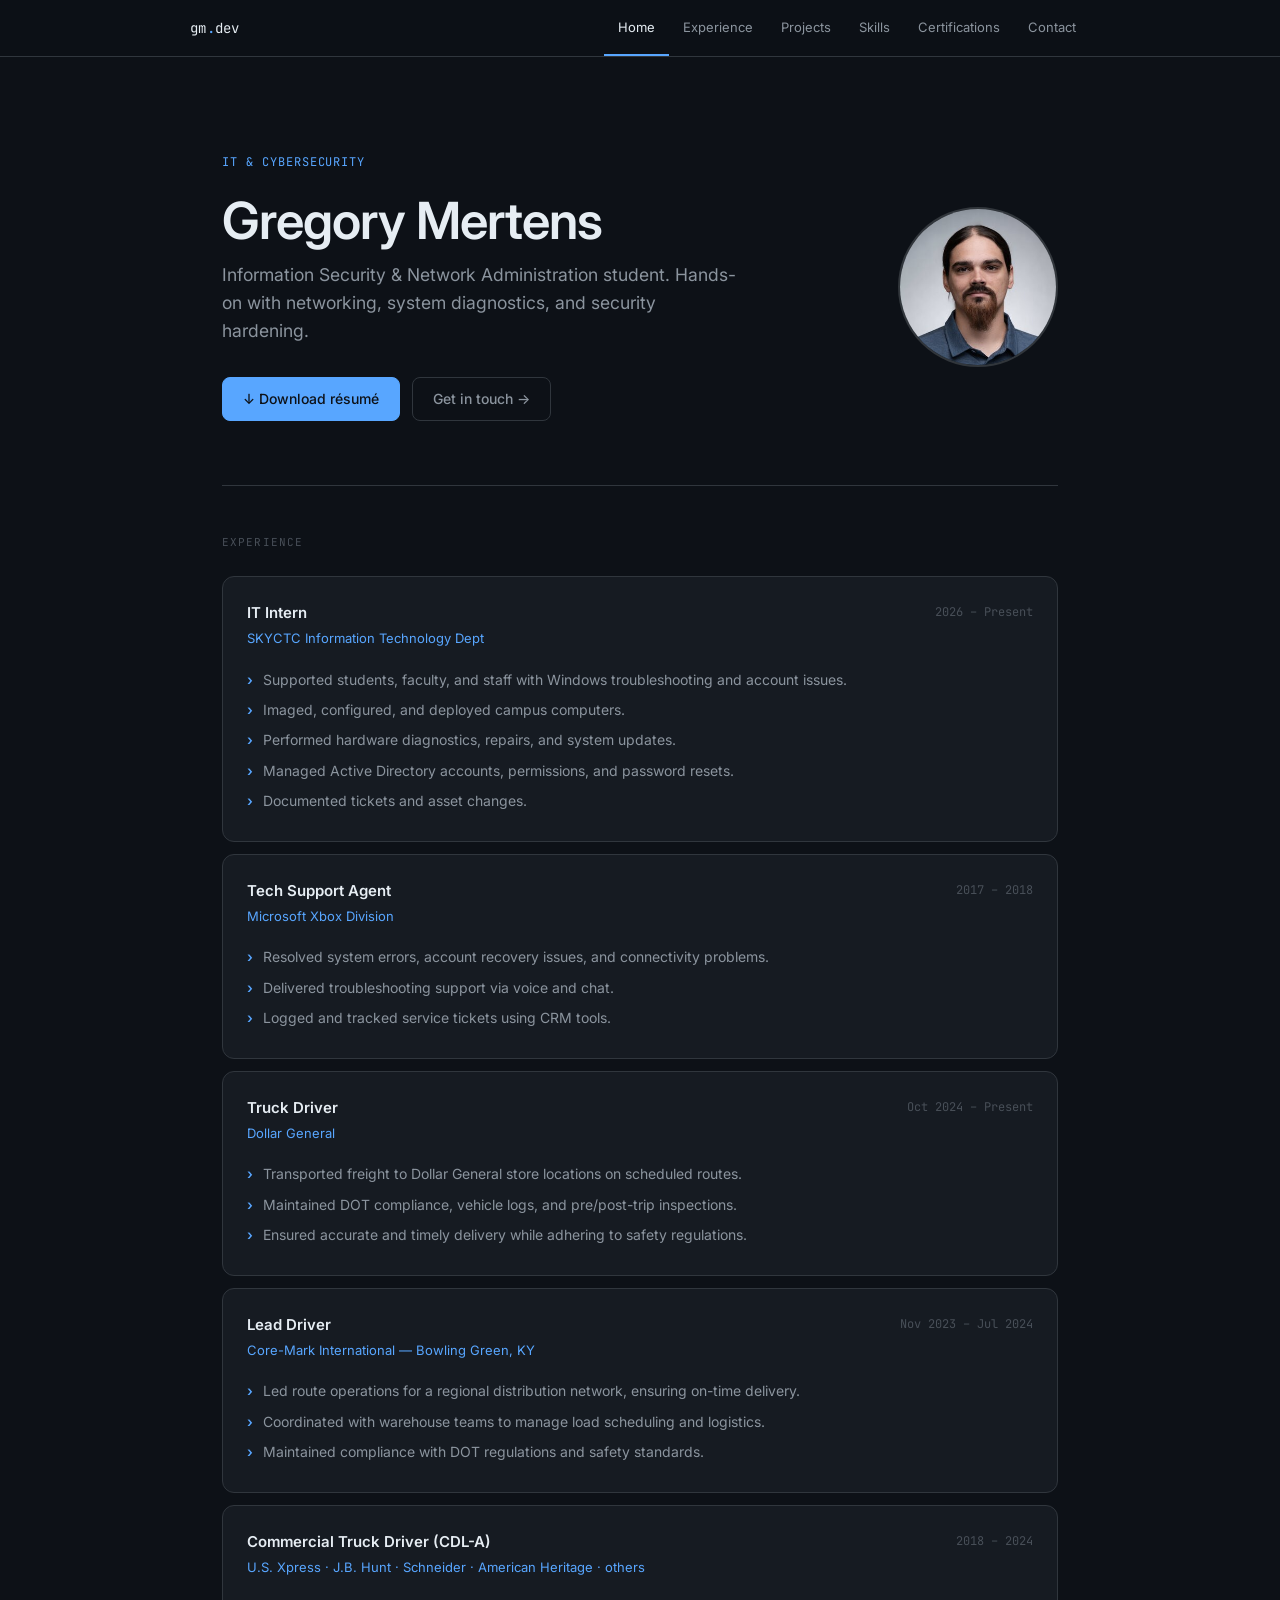
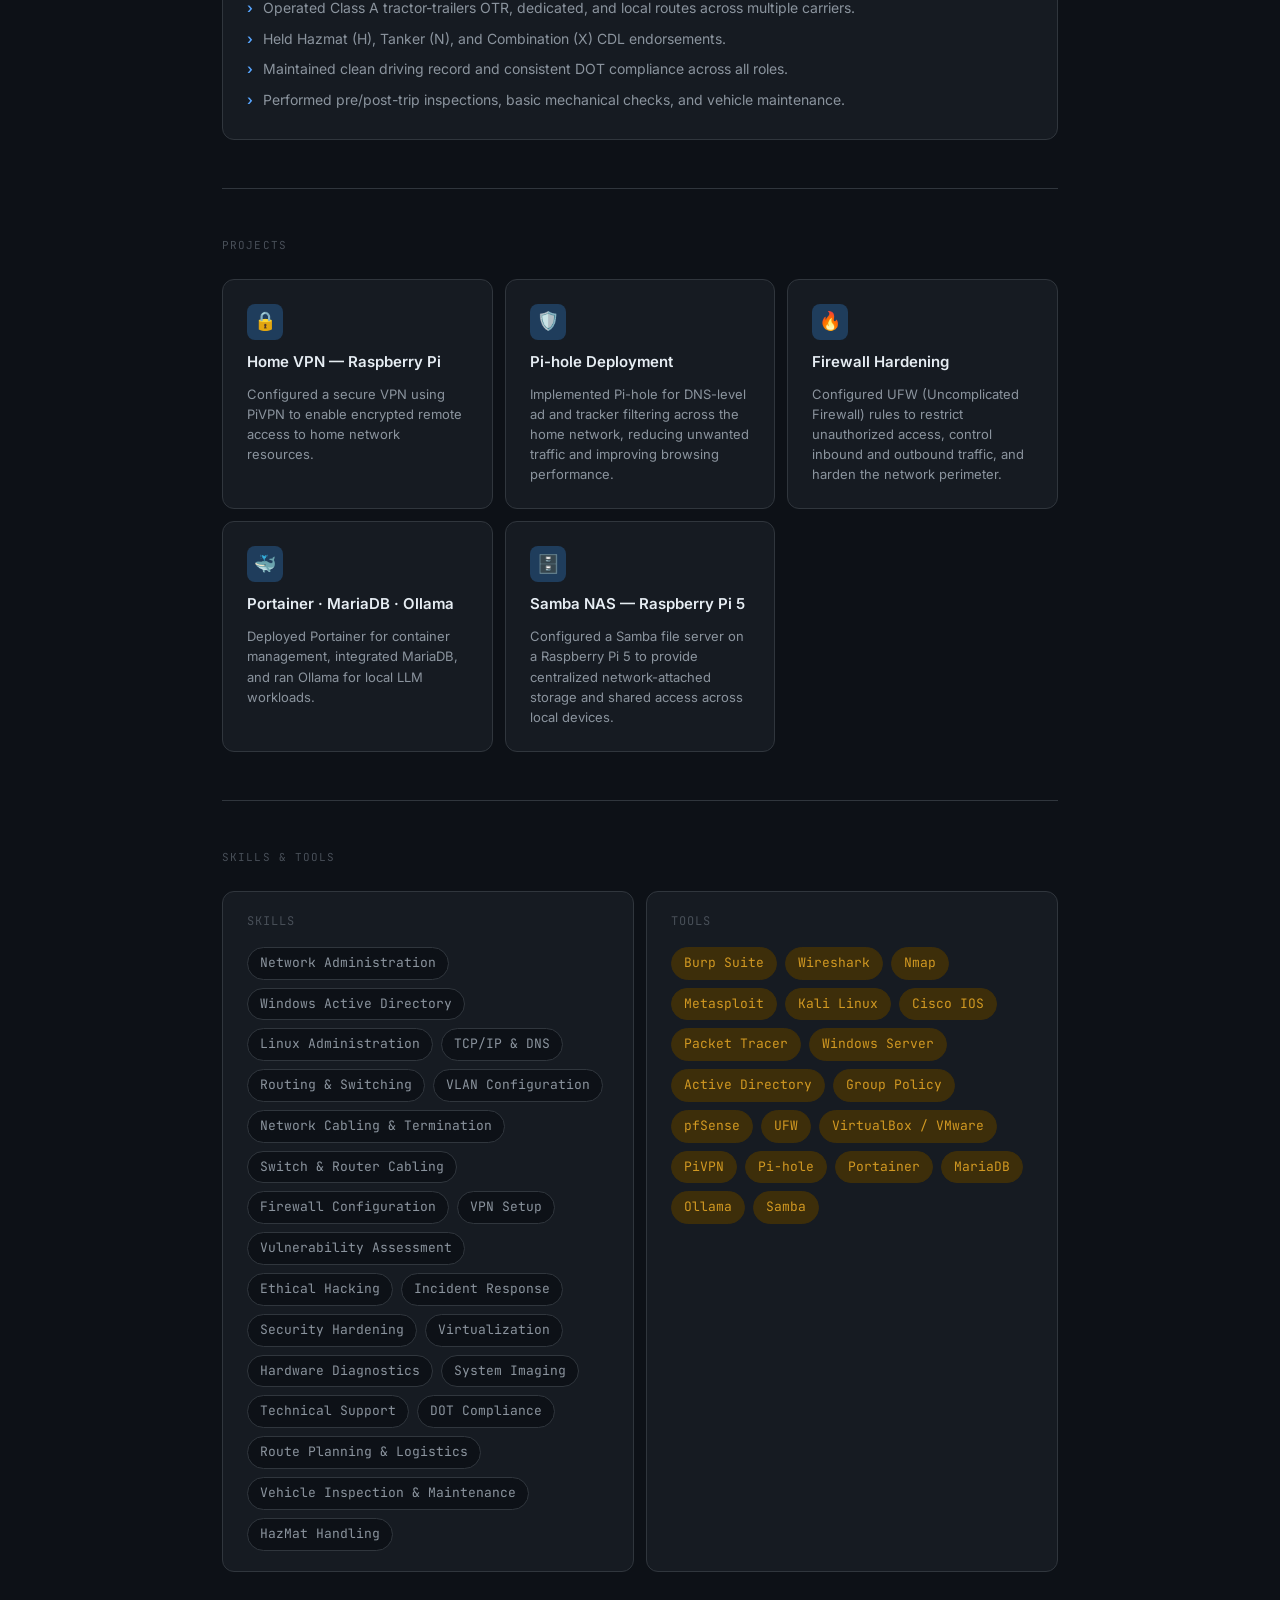
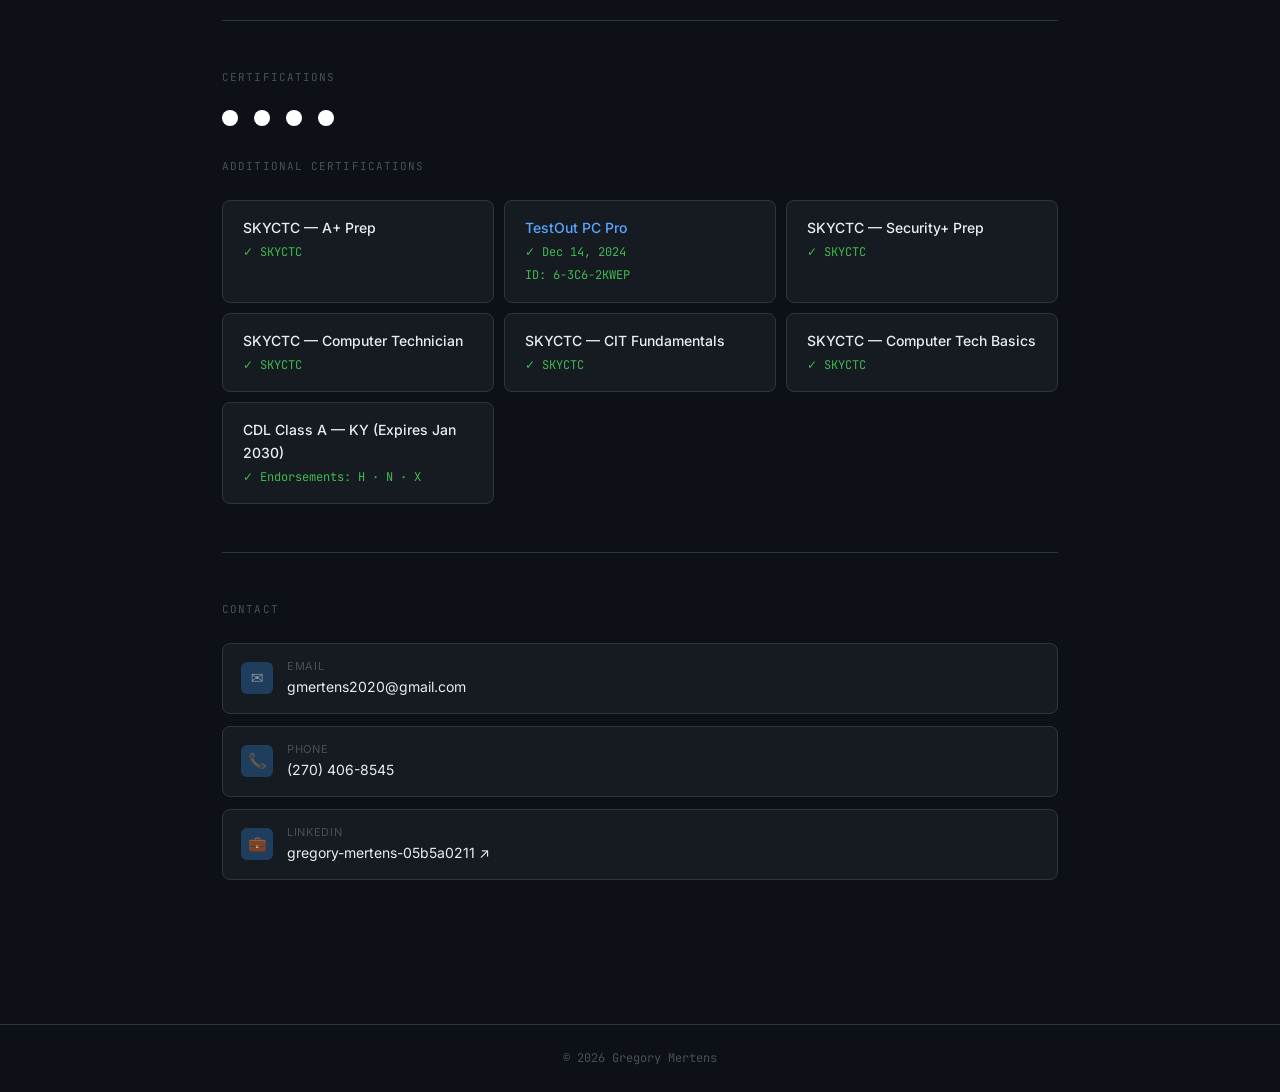
<file: index.html>
<!DOCTYPE html>
<html lang="en">
<head>
<meta charset="UTF-8">
<meta name="viewport" content="width=device-width, initial-scale=1.0">
<title>Gregory Mertens | IT & Cybersecurity</title>
<link rel="preconnect" href="https://fonts.googleapis.com">
<link rel="preconnect" href="https://fonts.gstatic.com" crossorigin>
<link href="https://fonts.googleapis.com/css2?family=Inter:wght@400;500;600&family=JetBrains+Mono:wght@400;500&display=swap" rel="stylesheet">
<style>
  html { scroll-behavior: smooth; }
  *, *::before, *::after { box-sizing: border-box; margin: 0; padding: 0; }

  :root {
    --bg: #0d1117;
    --bg-card: #161b22;
    --bg-card-hover: #1c2330;
    --border: #30363d;
    --border-accent: #58a6ff;
    --text-primary: #e6edf3;
    --text-secondary: #8b949e;
    --text-muted: #484f58;
    --accent: #58a6ff;
    --accent-dim: #1f3d5c;
    --green: #3fb950;
    --green-dim: #1a3a24;
    --amber: #d29922;
    --amber-dim: #3d2e0a;
    --font: 'Inter', system-ui, sans-serif;
    --mono: 'JetBrains Mono', monospace;
    --radius: 8px;
    --radius-lg: 12px;
  }

  body {
    font-family: var(--font);
    background: var(--bg);
    color: var(--text-primary);
    min-height: 100vh;
    line-height: 1.6;
    font-size: 15px;
  }

  a { color: var(--accent); text-decoration: none; }
  a:hover { text-decoration: underline; }

  /* NAV */
  nav {
    position: sticky;
    top: 0;
    z-index: 100;
    background: rgba(13,17,23,0.85);
    backdrop-filter: blur(12px);
    border-bottom: 1px solid var(--border);
    padding: 0 2rem;
  }
  .nav-inner {
    max-width: 900px;
    margin: 0 auto;
    display: flex;
    align-items: center;
    justify-content: space-between;
    height: 56px;
  }
  .nav-logo {
    font-family: var(--mono);
    font-size: 14px;
    color: var(--text-primary);
    letter-spacing: 0.02em;
  }
  .nav-logo span { color: var(--accent); }
  .nav-links { display: flex; gap: 0; }
  .nav-links a {
    font-size: 13px;
    color: var(--text-secondary);
    padding: 0 14px;
    height: 56px;
    display: flex;
    align-items: center;
    border-bottom: 2px solid transparent;
    transition: color 0.15s, border-color 0.15s;
  }
  .nav-links a:hover { color: var(--text-primary); text-decoration: none; }
  .nav-links a.active { color: var(--text-primary); border-bottom-color: var(--accent); }

  /* LAYOUT */
  main {
    max-width: 900px;
    margin: 0 auto;
    padding: 4rem 2rem 6rem;
  }

  /* HERO */
  .hero { padding-bottom: 4rem; border-bottom: 1px solid var(--border); }
  .hero-inner {
    display: flex;
    align-items: center;
    justify-content: space-between;
    gap: 2.5rem;
  }
  .hero-text { flex: 1; min-width: 0; }
  .hero-photo {
    flex-shrink: 0;
    width: 160px;
    height: 160px;
    border-radius: 50%;
    object-fit: cover;
    object-position: center center;
    border: 2px solid var(--border);
    filter: grayscale(20%);
  }
  @media (max-width: 540px) {
    .hero-inner { flex-direction: column-reverse; align-items: flex-start; gap: 1.5rem; }
    .hero-photo { width: 100px; height: 100px; }
  }
  .hero-tag {
    font-family: var(--mono);
    font-size: 12px;
    color: var(--accent);
    letter-spacing: 0.08em;
    text-transform: uppercase;
    margin-bottom: 1.25rem;
  }
  .hero h1 {
    font-size: clamp(2.2rem, 5vw, 3.2rem);
    font-weight: 600;
    line-height: 1.1;
    letter-spacing: -0.02em;
    color: var(--text-primary);
    margin-bottom: 0.75rem;
  }
  .hero-sub {
    font-size: 1.1rem;
    color: var(--text-secondary);
    max-width: 520px;
    margin-bottom: 2rem;
  }
  .hero-actions { display: flex; gap: 12px; flex-wrap: wrap; }
  .btn {
    display: inline-flex;
    align-items: center;
    gap: 8px;
    padding: 10px 20px;
    border-radius: var(--radius);
    font-size: 14px;
    font-weight: 500;
    cursor: pointer;
    transition: all 0.15s;
    text-decoration: none;
  }
  .btn-primary {
    background: var(--accent);
    color: #0d1117;
    border: 1px solid var(--accent);
  }
  .btn-primary:hover { background: #79beff; border-color: #79beff; text-decoration: none; }
  .btn-ghost {
    background: transparent;
    color: var(--text-secondary);
    border: 1px solid var(--border);
  }
  .btn-ghost:hover { background: var(--bg-card); color: var(--text-primary); border-color: var(--text-muted); text-decoration: none; }

  /* SKILLS STRIP */
  .skills-strip {
    display: flex;
    flex-wrap: wrap;
    gap: 8px;
    margin-top: 2.5rem;
  }
  .skill-tag {
    font-family: var(--mono);
    font-size: 12px;
    padding: 4px 10px;
    border-radius: 4px;
    border: 1px solid var(--border);
    color: var(--text-secondary);
    background: var(--bg-card);
  }

  /* SECTION */
  section { padding: 3rem 0; border-bottom: 1px solid var(--border); }
  section:last-child { border-bottom: none; }
  .section-label {
    font-family: var(--mono);
    font-size: 11px;
    text-transform: uppercase;
    letter-spacing: 0.1em;
    color: var(--text-muted);
    margin-bottom: 1.5rem;
  }

  /* EXPERIENCE CARDS */
  .exp-card {
    background: var(--bg-card);
    border: 1px solid var(--border);
    border-radius: var(--radius-lg);
    padding: 1.5rem;
    margin-bottom: 12px;
    transition: border-color 0.15s, background 0.15s;
  }
  .exp-card:hover { border-color: var(--text-muted); background: var(--bg-card-hover); }
  .exp-card:last-child { margin-bottom: 0; }
  .exp-header {
    display: flex;
    align-items: flex-start;
    justify-content: space-between;
    gap: 1rem;
    margin-bottom: 1rem;
  }
  .exp-role { font-size: 15px; font-weight: 600; color: var(--text-primary); }
  .exp-org { font-size: 13px; color: var(--accent); margin-top: 3px; }
  .exp-date {
    font-family: var(--mono);
    font-size: 12px;
    color: var(--text-muted);
    white-space: nowrap;
    padding-top: 2px;
  }
  .exp-bullets { list-style: none; }
  .exp-bullets li {
    font-size: 14px;
    color: var(--text-secondary);
    padding: 4px 0;
    padding-left: 16px;
    position: relative;
  }
  .exp-bullets li::before {
    content: '›';
    position: absolute;
    left: 0;
    color: var(--accent);
    font-weight: 600;
  }

  /* PROJECT CARDS */
  .projects-grid {
    display: grid;
    grid-template-columns: repeat(auto-fit, minmax(260px, 1fr));
    gap: 12px;
  }
  .project-card {
    background: var(--bg-card);
    border: 1px solid var(--border);
    border-radius: var(--radius-lg);
    padding: 1.5rem;
    display: flex;
    flex-direction: column;
    gap: 10px;
    transition: border-color 0.15s, background 0.15s;
  }
  .project-card:hover { border-color: var(--text-muted); background: var(--bg-card-hover); }
  .project-icon {
    width: 36px;
    height: 36px;
    border-radius: 8px;
    background: var(--accent-dim);
    display: flex;
    align-items: center;
    justify-content: center;
    font-size: 18px;
  }
  .project-name { font-size: 15px; font-weight: 600; color: var(--text-primary); }
  .project-desc { font-size: 13px; color: var(--text-secondary); line-height: 1.55; }

  /* SKILLS & TOOLS */
  .skills-tools-grid {
    display: grid;
    grid-template-columns: 1fr 1fr;
    gap: 12px;
  }
  @media (max-width: 560px) { .skills-tools-grid { grid-template-columns: 1fr; } }
  .st-card {
    background: var(--bg-card);
    border: 1px solid var(--border);
    border-radius: var(--radius-lg);
    padding: 1.25rem 1.5rem;
  }
  .st-card-title {
    font-size: 12px;
    text-transform: uppercase;
    letter-spacing: 0.08em;
    color: var(--text-muted);
    font-family: var(--mono);
    margin-bottom: 1rem;
  }
  .st-tags { display: flex; flex-wrap: wrap; gap: 8px; }
  .st-tag {
    font-size: 13px;
    padding: 5px 12px;
    border-radius: 20px;
    border: 1px solid var(--border);
    color: var(--text-secondary);
    background: var(--bg);
    font-family: var(--mono);
    transition: border-color 0.15s, color 0.15s;
  }
  .st-tag:hover { border-color: var(--accent); color: var(--text-primary); }
  .st-tag.tool { border-color: var(--amber-dim); color: var(--amber); background: var(--amber-dim); }
  .st-tag.tool:hover { border-color: var(--amber); }

  /* CREDLY BADGES */
  .credly-badges {
    display: flex;
    flex-wrap: wrap;
    gap: 16px;
    align-items: flex-start;
    margin-bottom: 0.5rem;
  }
  .credly-badges > div {
    background: #ffffff;
    border-radius: var(--radius);
    padding: 8px;
  }
  .credly-badges iframe {
    background: #ffffff !important;
    border-radius: var(--radius);
    display: block;
  }

  /* CERT LIST */
  .cert-grid {
    display: grid;
    grid-template-columns: repeat(auto-fit, minmax(220px, 1fr));
    gap: 10px;
  }
  .cert-item {
    background: var(--bg-card);
    border: 1px solid var(--border);
    border-radius: var(--radius);
    padding: 1rem 1.25rem;
    transition: border-color 0.15s;
  }
  .cert-item:hover { border-color: var(--text-muted); }
  .cert-name { font-size: 14px; font-weight: 500; color: var(--text-primary); }
  .cert-year {
    font-family: var(--mono);
    font-size: 12px;
    color: var(--green);
    margin-top: 4px;
  }

  /* CONTACT */
  .contact-links { display: flex; flex-direction: column; gap: 12px; }
  .contact-link {
    display: flex;
    align-items: center;
    gap: 14px;
    padding: 14px 18px;
    background: var(--bg-card);
    border: 1px solid var(--border);
    border-radius: var(--radius);
    color: var(--text-secondary);
    font-size: 14px;
    transition: all 0.15s;
    text-decoration: none;
  }
  .contact-link:hover {
    background: var(--bg-card-hover);
    border-color: var(--accent);
    color: var(--text-primary);
    text-decoration: none;
  }
  .contact-icon {
    width: 32px;
    height: 32px;
    border-radius: 6px;
    background: var(--accent-dim);
    display: flex;
    align-items: center;
    justify-content: center;
    font-size: 15px;
    flex-shrink: 0;
  }
  .contact-label { font-size: 11px; color: var(--text-muted); text-transform: uppercase; letter-spacing: 0.06em; }
  .contact-value { font-size: 14px; color: var(--text-primary); margin-top: 1px; }

  /* FOOTER */
  footer {
    border-top: 1px solid var(--border);
    padding: 1.5rem 2rem;
    text-align: center;
    font-family: var(--mono);
    font-size: 12px;
    color: var(--text-muted);
  }

  @media (max-width: 640px) {
    main { padding: 2.5rem 1.25rem 4rem; }
    .nav-links a { padding: 0 10px; }
    .exp-header { flex-direction: column; gap: 4px; }
  }
</style>
</head>
<body>

<nav>
  <div class="nav-inner">
    <span class="nav-logo">gm<span>.</span>dev</span>
    <div class="nav-links">
      <a href="#home" class="active">Home</a>
      <a href="#experience">Experience</a>
      <a href="#projects">Projects</a>
      <a href="#skills">Skills</a>
      <a href="#certifications">Certifications</a>
      <a href="#contact">Contact</a>
    </div>
  </div>
</nav>

<main>

  <!-- HERO -->
  <section id="home" class="hero" style="padding-top: 2rem;">
    <div class="hero-inner">
      <div class="hero-content">
        <p class="hero-tag">IT &amp; Cybersecurity</p>
        <h1>Gregory Mertens</h1>
        <p class="hero-sub">Information Security &amp; Network Administration student. Hands-on with networking, system diagnostics, and security hardening.</p>
        <div class="hero-actions">
          <a class="btn btn-primary" href="Gregory_Mertens_Resume.pdf" download>↓ Download résumé</a>
          <a class="btn btn-ghost" href="#contact">Get in touch →</a>
        </div>

      </div>
      <img class="hero-photo" src="[data-uri]" alt="Gregory Mertens">
    </div>
  </section>

  <!-- EXPERIENCE -->
  <section id="experience">
    <p class="section-label">Experience</p>

    <div class="exp-card">
      <div class="exp-header">
        <div>
          <div class="exp-role">IT Intern</div>
          <div class="exp-org">SKYCTC Information Technology Dept</div>
        </div>
        <span class="exp-date">2026 – Present</span>
      </div>
      <ul class="exp-bullets">
        <li>Supported students, faculty, and staff with Windows troubleshooting and account issues.</li>
        <li>Imaged, configured, and deployed campus computers.</li>
        <li>Performed hardware diagnostics, repairs, and system updates.</li>
        <li>Managed Active Directory accounts, permissions, and password resets.</li>
        <li>Documented tickets and asset changes.</li>
      </ul>
    </div>

    <div class="exp-card">
      <div class="exp-header">
        <div>
          <div class="exp-role">Tech Support Agent</div>
          <div class="exp-org">Microsoft Xbox Division</div>
        </div>
        <span class="exp-date">2017 – 2018</span>
      </div>
      <ul class="exp-bullets">
        <li>Resolved system errors, account recovery issues, and connectivity problems.</li>
        <li>Delivered troubleshooting support via voice and chat.</li>
        <li>Logged and tracked service tickets using CRM tools.</li>
      </ul>
    </div>

    <div class="exp-card">
      <div class="exp-header">
        <div>
          <div class="exp-role">Truck Driver</div>
          <div class="exp-org">Dollar General</div>
        </div>
        <span class="exp-date">Oct 2024 – Present</span>
      </div>
      <ul class="exp-bullets">
        <li>Transported freight to Dollar General store locations on scheduled routes.</li>
        <li>Maintained DOT compliance, vehicle logs, and pre/post-trip inspections.</li>
        <li>Ensured accurate and timely delivery while adhering to safety regulations.</li>
      </ul>
    </div>

    <div class="exp-card">
      <div class="exp-header">
        <div>
          <div class="exp-role">Lead Driver</div>
          <div class="exp-org">Core-Mark International — Bowling Green, KY</div>
        </div>
        <span class="exp-date">Nov 2023 – Jul 2024</span>
      </div>
      <ul class="exp-bullets">
        <li>Led route operations for a regional distribution network, ensuring on-time delivery.</li>
        <li>Coordinated with warehouse teams to manage load scheduling and logistics.</li>
        <li>Maintained compliance with DOT regulations and safety standards.</li>
      </ul>
    </div>

    <div class="exp-card">
      <div class="exp-header">
        <div>
          <div class="exp-role">Commercial Truck Driver (CDL-A)</div>
          <div class="exp-org">U.S. Xpress · J.B. Hunt · Schneider · American Heritage · others</div>
        </div>
        <span class="exp-date">2018 – 2024</span>
      </div>
      <ul class="exp-bullets">
        <li>Operated Class A tractor-trailers OTR, dedicated, and local routes across multiple carriers.</li>
        <li>Held Hazmat (H), Tanker (N), and Combination (X) CDL endorsements.</li>
        <li>Maintained clean driving record and consistent DOT compliance across all roles.</li>
        <li>Performed pre/post-trip inspections, basic mechanical checks, and vehicle maintenance.</li>
      </ul>
    </div>
  </section>

  <!-- PROJECTS -->
  <section id="projects">
    <p class="section-label">Projects</p>
    <div class="projects-grid">
      <div class="project-card">
        <div class="project-icon">🔒</div>
        <div class="project-name">Home VPN — Raspberry Pi</div>
        <div class="project-desc">Configured a secure VPN using PiVPN to enable encrypted remote access to home network resources.</div>
      </div>
      <div class="project-card">
        <div class="project-icon">🛡️</div>
        <div class="project-name">Pi-hole Deployment</div>
        <div class="project-desc">Implemented Pi-hole for DNS-level ad and tracker filtering across the home network, reducing unwanted traffic and improving browsing performance.</div>
      </div>
      <div class="project-card">
        <div class="project-icon">🔥</div>
        <div class="project-name">Firewall Hardening</div>
        <div class="project-desc">Configured UFW (Uncomplicated Firewall) rules to restrict unauthorized access, control inbound and outbound traffic, and harden the network perimeter.</div>
      </div>
      <div class="project-card">
        <div class="project-icon">🐳</div>
        <div class="project-name">Portainer · MariaDB · Ollama</div>
        <div class="project-desc">Deployed Portainer for container management, integrated MariaDB, and ran Ollama for local LLM workloads.</div>
      </div>
      <div class="project-card">
        <div class="project-icon">🗄️</div>
        <div class="project-name">Samba NAS — Raspberry Pi 5</div>
        <div class="project-desc">Configured a Samba file server on a Raspberry Pi 5 to provide centralized network-attached storage and shared access across local devices.</div>
      </div>
    </div>
  </section>

  <!-- SKILLS & TOOLS -->
  <section id="skills">
    <p class="section-label">Skills & Tools</p>
    <div class="skills-tools-grid">
      <div class="st-card">
        <div class="st-card-title">Skills</div>
        <div class="st-tags">
          <span class="st-tag">Network Administration</span>
          <span class="st-tag">Windows Active Directory</span>
          <span class="st-tag">Linux Administration</span>
          <span class="st-tag">TCP/IP & DNS</span>
          <span class="st-tag">Routing & Switching</span>
          <span class="st-tag">VLAN Configuration</span>
          <span class="st-tag">Network Cabling & Termination</span>
          <span class="st-tag">Switch & Router Cabling</span>
          <span class="st-tag">Firewall Configuration</span>
          <span class="st-tag">VPN Setup</span>
          <span class="st-tag">Vulnerability Assessment</span>
          <span class="st-tag">Ethical Hacking</span>
          <span class="st-tag">Incident Response</span>
          <span class="st-tag">Security Hardening</span>
          <span class="st-tag">Virtualization</span>
          <span class="st-tag">Hardware Diagnostics</span>
          <span class="st-tag">System Imaging</span>
          <span class="st-tag">Technical Support</span>
          <span class="st-tag">DOT Compliance</span>
          <span class="st-tag">Route Planning & Logistics</span>
          <span class="st-tag">Vehicle Inspection & Maintenance</span>
          <span class="st-tag">HazMat Handling</span>
        </div>
      </div>
      <div class="st-card">
        <div class="st-card-title">Tools</div>
        <div class="st-tags">
          <span class="st-tag tool">Burp Suite</span>
          <span class="st-tag tool">Wireshark</span>
          <span class="st-tag tool">Nmap</span>
          <span class="st-tag tool">Metasploit</span>
          <span class="st-tag tool">Kali Linux</span>
          <span class="st-tag tool">Cisco IOS</span>
          <span class="st-tag tool">Packet Tracer</span>
          <span class="st-tag tool">Windows Server</span>
          <span class="st-tag tool">Active Directory</span>
          <span class="st-tag tool">Group Policy</span>
          <span class="st-tag tool">pfSense</span>
          <span class="st-tag tool">UFW</span>
          <span class="st-tag tool">VirtualBox / VMware</span>
          <span class="st-tag tool">PiVPN</span>
          <span class="st-tag tool">Pi-hole</span>
          <span class="st-tag tool">Portainer</span>
          <span class="st-tag tool">MariaDB</span>
          <span class="st-tag tool">Ollama</span>
          <span class="st-tag tool">Samba</span>
        </div>
      </div>
    </div>
  </section>

  <!-- CERTIFICATIONS -->
  <section id="certifications">
    <p class="section-label">Certifications</p>

    <div class="credly-badges">
      <div data-iframe-width="150" data-iframe-height="270" data-share-badge-id="242c6f23-62e1-4388-8e1b-6dd87032cd25" data-share-badge-host="https://www.credly.com"></div>
      <div data-iframe-width="150" data-iframe-height="270" data-share-badge-id="0be25734-ba17-4979-aff5-e43ae56f312e" data-share-badge-host="https://www.credly.com"></div>
      <div data-iframe-width="150" data-iframe-height="270" data-share-badge-id="4d1ff5d2-d94f-4784-8f7a-b1b9dda73063" data-share-badge-host="https://www.credly.com"></div>
      <div data-iframe-width="150" data-iframe-height="270" data-share-badge-id="2d3ce362-b720-4161-929c-482359e5672b" data-share-badge-host="https://www.credly.com"></div>
    </div>
    <script type="text/javascript" async src="//cdn.credly.com/assets/utilities/embed.js"></script>

    <p class="section-label" style="margin-top: 2rem;">Additional Certifications</p>
    <div class="cert-grid">
      <div class="cert-item">
        <div class="cert-name">SKYCTC — A+ Prep</div>
        <div class="cert-year">✓ SKYCTC</div>
      </div>
      <div class="cert-item">
        <div class="cert-name"><a href="GREGORY MERTENS TestOut PC Pro Certification.pdf" target="_blank" rel="noopener" style="color: var(--accent);">TestOut PC Pro</a></div>
        <div class="cert-year">✓ Dec 14, 2024</div>
        <div class="cert-year">ID: 6-3C6-2KWEP</div>
      </div>
      <div class="cert-item">
        <div class="cert-name">SKYCTC — Security+ Prep</div>
        <div class="cert-year">✓ SKYCTC</div>
      </div>
      <div class="cert-item">
        <div class="cert-name">SKYCTC — Computer Technician</div>
        <div class="cert-year">✓ SKYCTC</div>
      </div>
      <div class="cert-item">
        <div class="cert-name">SKYCTC — CIT Fundamentals</div>
        <div class="cert-year">✓ SKYCTC</div>
      </div>
      <div class="cert-item">
        <div class="cert-name">SKYCTC — Computer Tech Basics</div>
        <div class="cert-year">✓ SKYCTC</div>
      </div>
      <div class="cert-item">
        <div class="cert-name">CDL Class A — KY (Expires Jan 2030)</div>
        <div class="cert-year">✓ Endorsements: H · N · X</div>
      </div>
    </div>
  </section>

  <!-- CONTACT -->
  <section id="contact">
    <p class="section-label">Contact</p>
    <div class="contact-links">
      <a class="contact-link" href="mailto:gmertens2020@gmail.com">
        <div class="contact-icon">✉️</div>
        <div>
          <div class="contact-label">Email</div>
          <div class="contact-value">gmertens2020@gmail.com</div>
        </div>
      </a>
      <a class="contact-link" href="tel:+12704068545">
        <div class="contact-icon">📞</div>
        <div>
          <div class="contact-label">Phone</div>
          <div class="contact-value">(270) 406-8545</div>
        </div>
      </a>
      <a class="contact-link" href="https://www.linkedin.com/in/gregory-mertens-05b5a0211" target="_blank" rel="noopener">
        <div class="contact-icon">💼</div>
        <div>
          <div class="contact-label">LinkedIn</div>
          <div class="contact-value">gregory-mertens-05b5a0211 ↗</div>
        </div>
      </a>
    </div>
  </section>

</main>

<footer>© 2026 Gregory Mertens</footer>

<script>
  const sections = document.querySelectorAll('section[id]');
  const navLinks = document.querySelectorAll('.nav-links a');
  const observer = new IntersectionObserver(entries => {
    entries.forEach(entry => {
      if (entry.isIntersecting) {
        navLinks.forEach(a => a.classList.remove('active'));
        const active = document.querySelector(`.nav-links a[href="#${entry.target.id}"]`);
        if (active) active.classList.add('active');
      }
    });
  }, { rootMargin: '-40% 0px -55% 0px' });
  sections.forEach(s => observer.observe(s));
</script>
</body>
</html>
</file>
